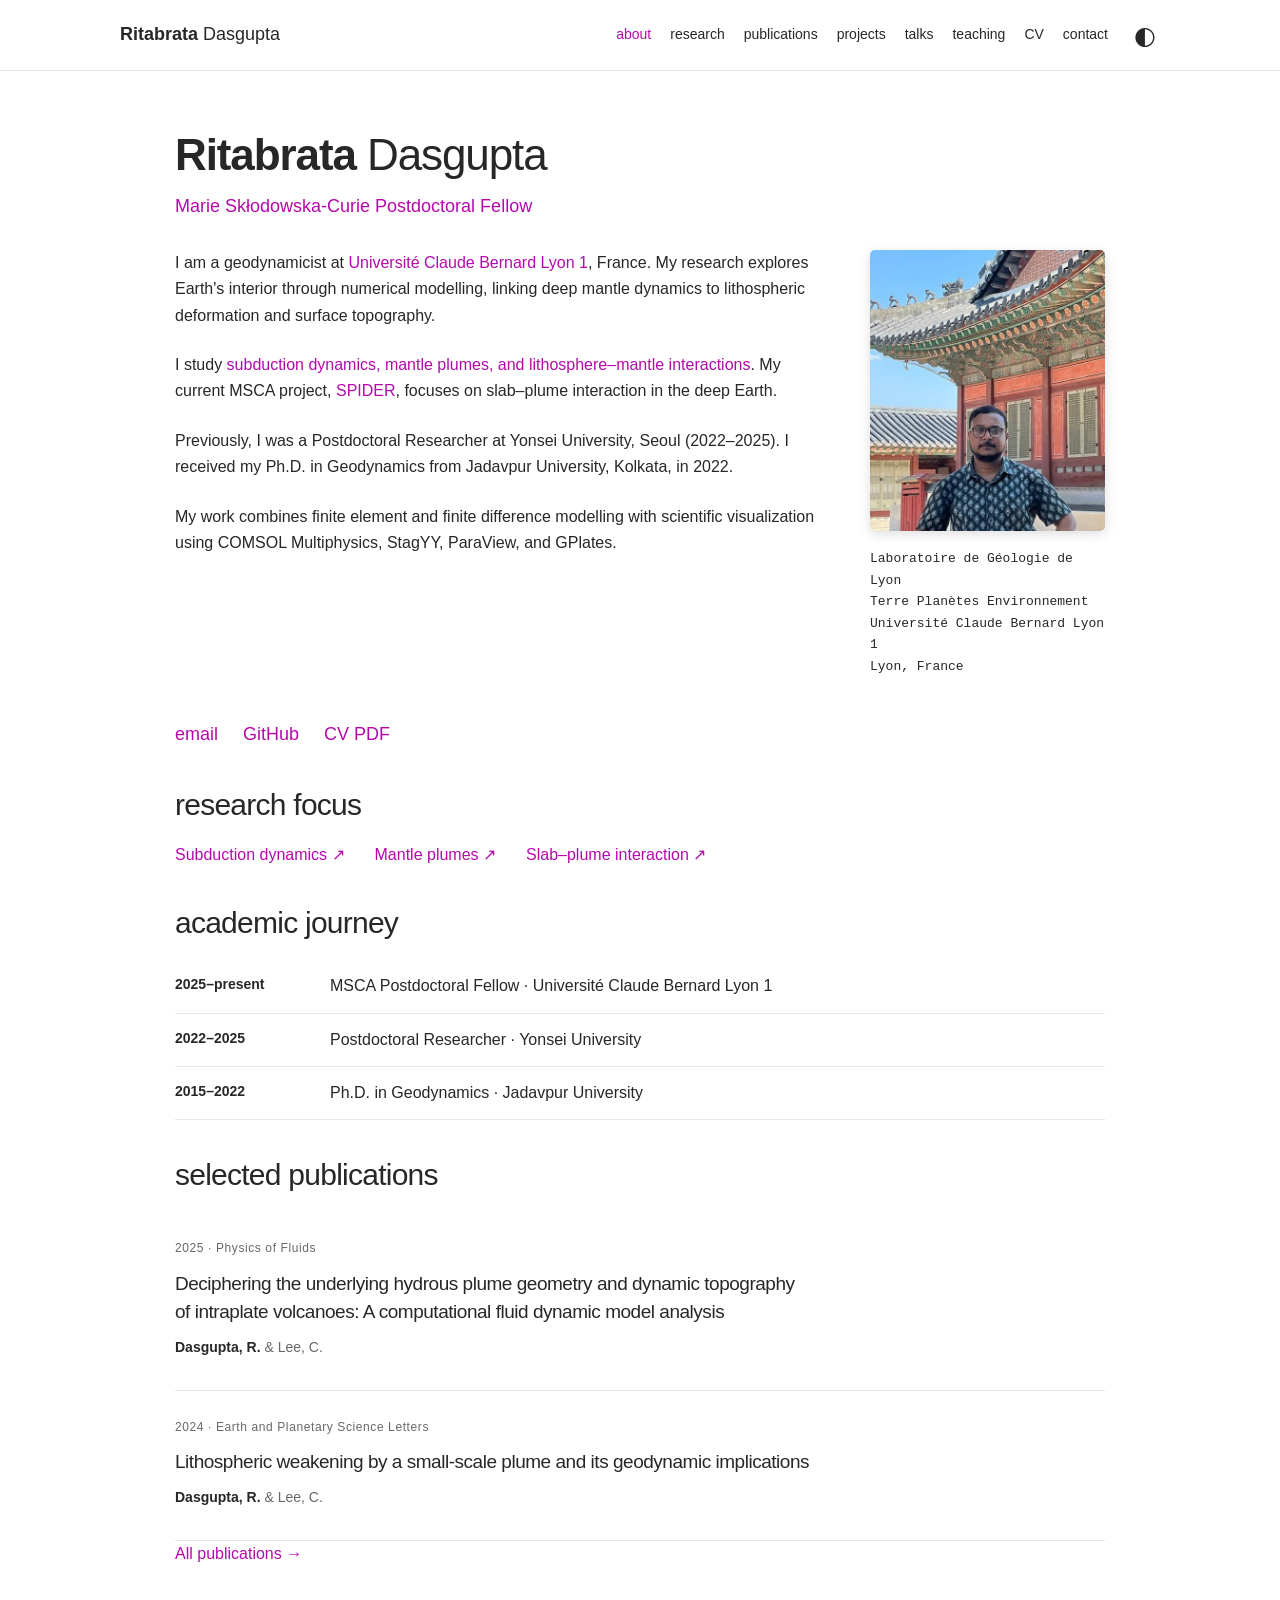
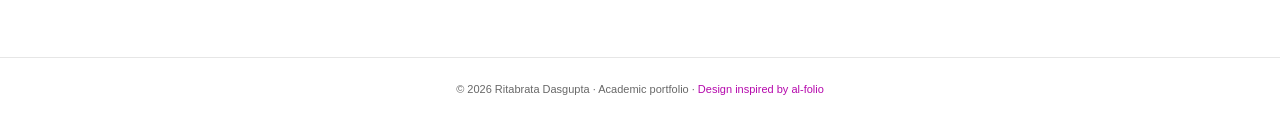
<file: index.html>
<!doctype html>
<html lang="en">
  <head>
    <meta charset="utf-8" />
    <meta name="viewport" content="width=device-width,initial-scale=1" />
    <meta
      name="description"
      content="Ritabrata Dasgupta — Geodynamics and Solid Earth Geophysics"
    />
    <title>About | Ritabrata Dasgupta</title>
    <link rel="stylesheet" href="style.css" />
    <script>
      try {
        if (localStorage.getItem("rd-theme") === "dark")
          document.documentElement.dataset.theme = "dark";
      } catch (e) {}
    </script>
  </head>
  <body>
    <a href="#main" class="skip-link">Skip to content</a>
    <header>
      <div class="nav-wrap">
        <a class="brand" href="index.html"
          ><strong>Ritabrata</strong> Dasgupta</a
        ><button
          class="menu"
          aria-expanded="false"
          aria-controls="nav"
          aria-label="Toggle navigation"
        >
          ☰
        </button>
        <nav id="nav">
          <a href="index.html" aria-current="page" class="active">about</a
          ><a href="research.html">research</a
          ><a href="publications.html">publications</a
          ><a href="projects.html">projects</a
          ><a href="presentations.html">talks</a
          ><a href="teaching.html">teaching</a><a href="cv.html">CV</a
          ><a href="contact.html">contact</a>
        </nav>
        <button
          id="theme-toggle"
          aria-label="Toggle dark mode"
          aria-pressed="false"
        >
          ◐
        </button>
      </div>
    </header>
    <main id="main">
      <h1><strong>Ritabrata</strong> Dasgupta</h1>
      <p class="subtitle">Marie Skłodowska-Curie Postdoctoral Fellow</p>
      <div class="bio-layout">
        <div class="bio">
          <p>
            I am a geodynamicist at
            <a href="contact.html">Université Claude Bernard Lyon 1</a>, France.
            My research explores Earth's interior through numerical modelling,
            linking deep mantle dynamics to lithospheric deformation and surface
            topography.
          </p>
          <p>
            I study
            <a href="research.html"
              >subduction dynamics, mantle plumes, and lithosphere–mantle
              interactions</a
            >. My current MSCA project, <a href="projects.html">SPIDER</a>,
            focuses on slab–plume interaction in the deep Earth.
          </p>
          <p>
            Previously, I was a Postdoctoral Researcher at Yonsei University,
            Seoul (2022–2025). I received my Ph.D. in Geodynamics from Jadavpur
            University, Kolkata, in 2022.
          </p>
          <p>
            My work combines finite element and finite difference modelling with
            scientific visualization using COMSOL Multiphysics, StagYY,
            ParaView, and GPlates.
          </p>
        </div>
        <aside class="profile">
          <img class="profile-photo" src="ritabrata-profile.jpg" alt="Ritabrata Dasgupta" width="494" height="592" fetchpriority="high" />
          <p>
            Laboratoire de Géologie de Lyon<br />Terre Planètes Environnement<br />Université
            Claude Bernard Lyon 1<br />Lyon, France
          </p>
        </aside>
      </div>
      <div class="socials">
        <a href="mailto:ritabrata.dasgupta5@gmail.com">email</a
        ><a href="https://github.com/ritabrata-geodynamics">GitHub</a
        ><a href="Ritabrata_Dasgupta_CV.pdf">CV PDF</a>
      </div>
      <section>
        <h2>research focus</h2>
        <div class="focus-links">
          <a href="research.html#focus-1">Subduction dynamics ↗</a
          ><a href="research.html#focus-2">Mantle plumes ↗</a
          ><a href="research.html#focus-3">Slab–plume interaction ↗</a>
        </div>
      </section>
      <section>
        <h2>academic journey</h2>
        <div class="journey">
          <p>
            <strong>2025–present</strong
            ><span
              >MSCA Postdoctoral Fellow · Université Claude Bernard Lyon 1</span
            >
          </p>
          <p>
            <strong>2022–2025</strong
            ><span>Postdoctoral Researcher · Yonsei University</span>
          </p>
          <p>
            <strong>2015–2022</strong
            ><span>Ph.D. in Geodynamics · Jadavpur University</span>
          </p>
        </div>
      </section>
      <section>
        <h2>selected publications</h2>
        <article class="publication">
          <span>2025 · Physics of Fluids</span>
          <h3>
            Deciphering the underlying hydrous plume geometry and dynamic
            topography of intraplate volcanoes: A computational fluid dynamic
            model analysis
          </h3>
          <p><strong>Dasgupta, R.</strong> &amp; Lee, C.</p>
        </article>
        <article class="publication">
          <span>2024 · Earth and Planetary Science Letters</span>
          <h3>
            Lithospheric weakening by a small-scale plume and its geodynamic
            implications
          </h3>
          <p><strong>Dasgupta, R.</strong> &amp; Lee, C.</p>
        </article>
        <p><a href="publications.html">All publications →</a></p>
      </section>
    </main>
    <footer>
      © 2026 Ritabrata Dasgupta · Academic portfolio ·
      <a href="https://github.com/alshedivat/al-folio"
        >Design inspired by al-folio</a
      >
    </footer>
    <button class="back-top" aria-label="Back to top" hidden>↑</button>
    <script src="script.js"></script>
  </body>
</html>
</file>
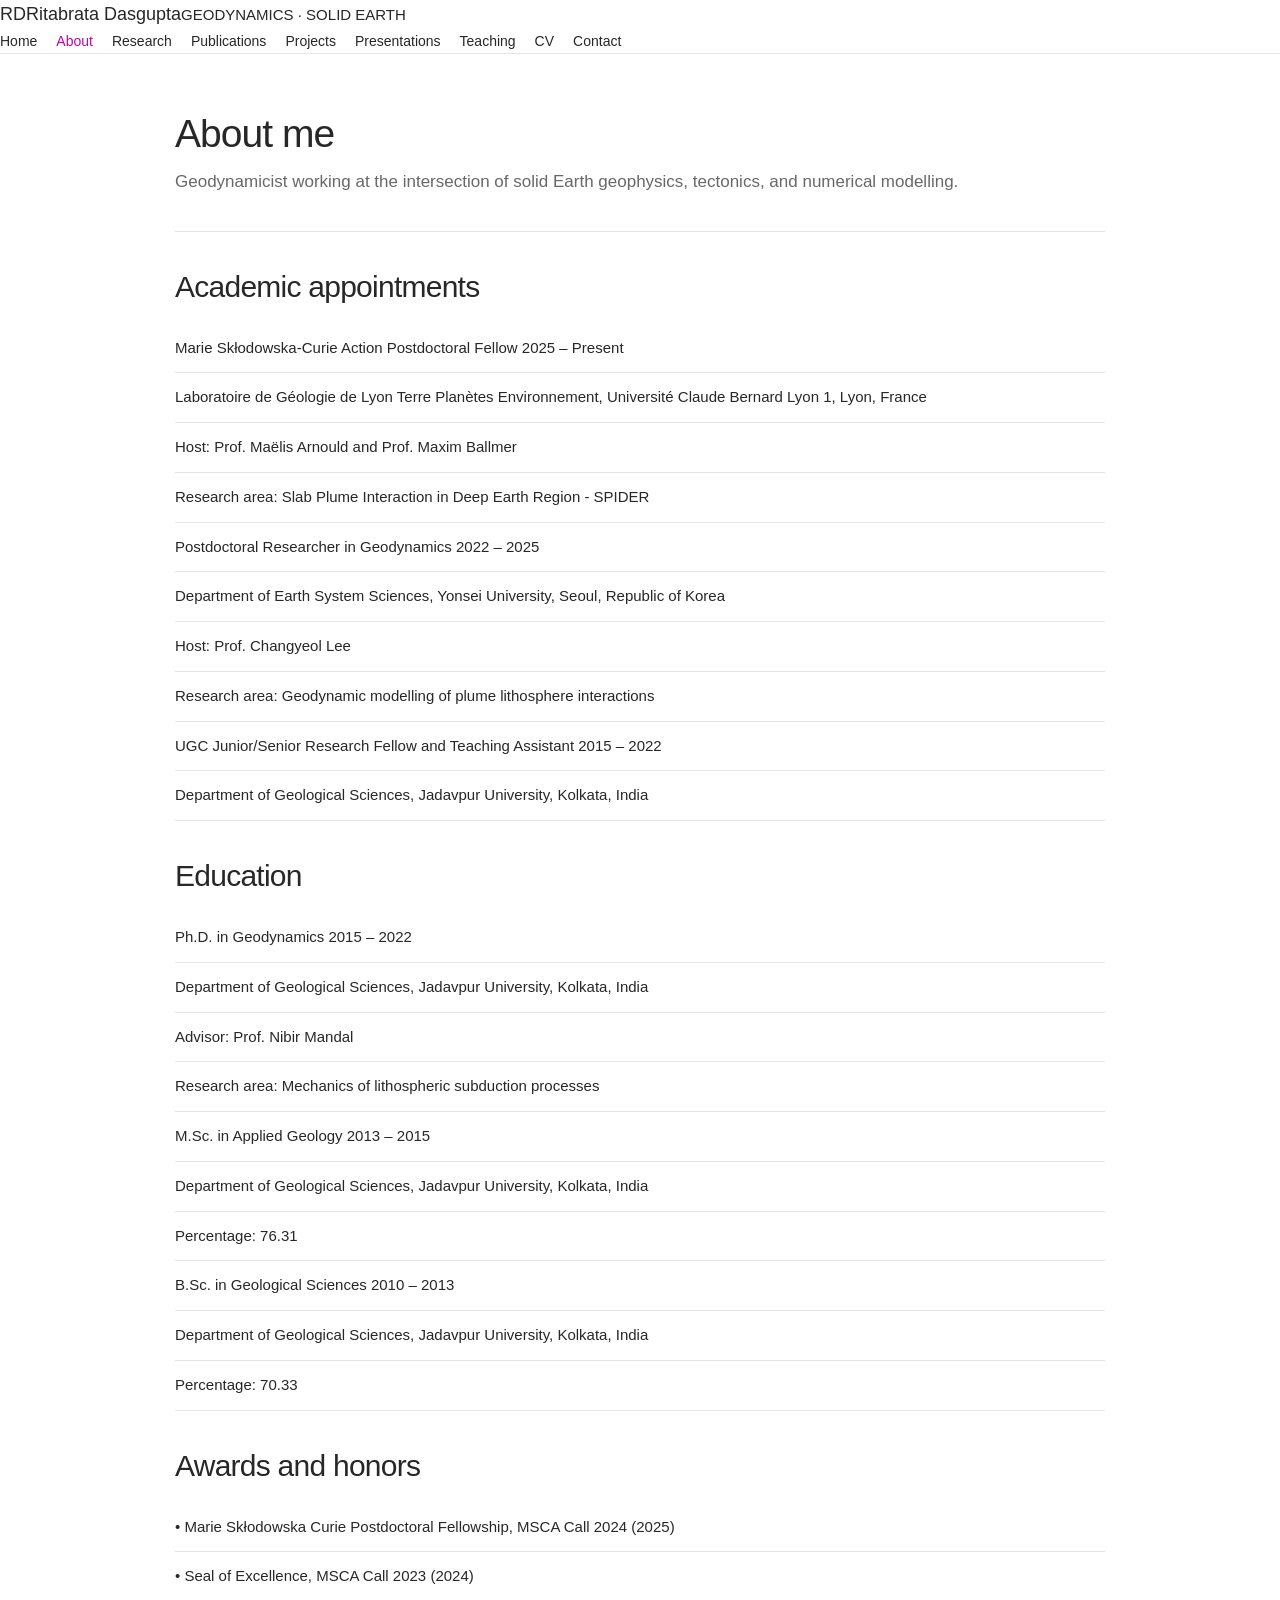
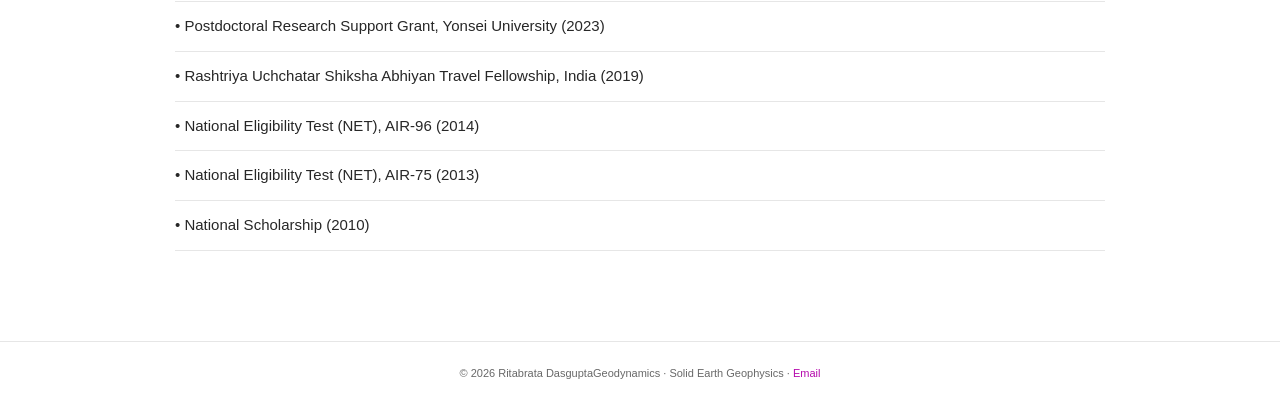
<file: about.html>
<!doctype html><html lang="en"><head><meta charset="utf-8"><meta name="viewport" content="width=device-width,initial-scale=1"><meta name="description" content="Ritabrata Dasgupta — Geodynamics and Solid Earth Geophysics research"><title>About | Ritabrata Dasgupta</title><link rel="stylesheet" href="style.css"><meta name="theme-color" content="#102e3c"></head><body><a class="skip-link" href="#main">Skip to content</a><header class="header"><div class="shell head"><a class="brand" href="index.html"><span class="brand-mark">RD</span><span>Ritabrata Dasgupta<small>GEODYNAMICS · SOLID EARTH</small></span></a><button class="menu" aria-label="Toggle navigation" aria-expanded="false" aria-controls="nav">☰</button><nav id="nav"><a class="" href="index.html">Home</a><a class="active" aria-current="page" href="about.html">About</a><a class="" href="research.html">Research</a><a class="" href="publications.html">Publications</a><a class="" href="projects.html">Projects</a><a class="" href="presentations.html">Presentations</a><a class="" href="teaching.html">Teaching</a><a class="" href="cv.html">CV</a><a class="" href="contact.html">Contact</a></nav></div></header><main id="main"><section class="page-hero shell"><span class="eyebrow">ABOUT</span><h1>About me</h1><p class="lede">Geodynamicist working at the intersection of solid Earth geophysics, tectonics, and numerical modelling.</p></section><section class="shell section"><h2>Academic appointments</h2><div class="source-list"><p>Marie Skłodowska-Curie Action Postdoctoral Fellow                                                                          2025 – Present</p><p>Laboratoire de Géologie de Lyon Terre Planètes Environnement, Université Claude Bernard Lyon 1, Lyon, France</p><p>Host: Prof. Maëlis Arnould and Prof. Maxim Ballmer</p><p>Research area: Slab Plume Interaction in Deep Earth Region - SPIDER</p><p>Postdoctoral Researcher in Geodynamics                                                                                       2022 – 2025</p><p>Department of Earth System Sciences, Yonsei University, Seoul, Republic of Korea</p><p>Host: Prof. Changyeol Lee</p><p>Research area: Geodynamic modelling of plume lithosphere interactions</p><p>UGC Junior/Senior Research Fellow and Teaching Assistant                                                                     2015 – 2022</p><p>Department of Geological Sciences, Jadavpur University, Kolkata, India</p></div><h2>Education</h2><div class="source-list"><p>Ph.D. in Geodynamics                                                                                                         2015 – 2022</p><p>Department of Geological Sciences, Jadavpur University, Kolkata, India</p><p>Advisor: Prof. Nibir Mandal</p><p>Research area: Mechanics of lithospheric subduction processes</p><p>M.Sc. in Applied Geology                                                                                                     2013 – 2015</p><p>Department of Geological Sciences, Jadavpur University, Kolkata, India</p><p>Percentage: 76.31</p><p>B.Sc. in Geological Sciences                                                                                                 2010 – 2013</p><p>Department of Geological Sciences, Jadavpur University, Kolkata, India</p><p>Percentage: 70.33</p></div><h2>Awards and honors</h2><div class="source-list"><p>• Marie Skłodowska Curie Postdoctoral Fellowship, MSCA Call 2024 (2025)</p><p>• Seal of Excellence, MSCA Call 2023 (2024)</p><p>• Postdoctoral Research Support Grant, Yonsei University (2023)</p><p>• Rashtriya Uchchatar Shiksha Abhiyan Travel Fellowship, India (2019)</p><p>• National Eligibility Test (NET), AIR-96 (2014)</p><p>• National Eligibility Test (NET), AIR-75 (2013)</p><p>• National Scholarship (2010)</p></div></section></main><footer><div class="shell foot"><span>© 2026 Ritabrata Dasgupta</span><span>Geodynamics · Solid Earth Geophysics · <a href="mailto:ritabrata.dasgupta5@gmail.com">Email</a></span></div></footer><button class="back-top" aria-label="Back to top" hidden>↑</button><script src="script.js"></script></body></html>
</file>
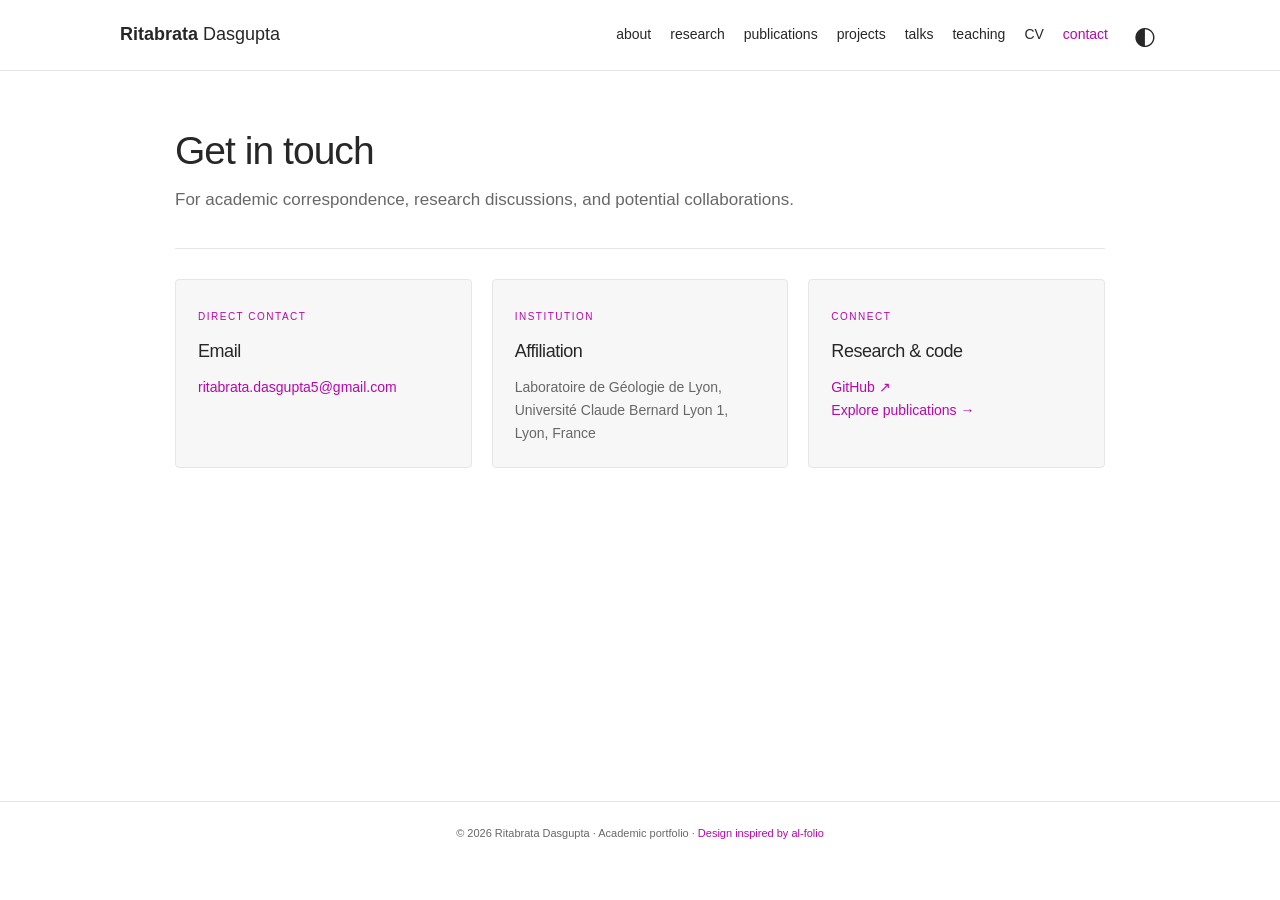
<file: contact.html>
<!doctype html>
<html lang="en">
  <head>
    <meta charset="utf-8" />
    <meta name="viewport" content="width=device-width,initial-scale=1" />
    <meta
      name="description"
      content="Ritabrata Dasgupta — Geodynamics and Solid Earth Geophysics"
    />
    <title>Contact | Ritabrata Dasgupta</title>
    <link rel="stylesheet" href="style.css" />
    <script>
      try {
        if (localStorage.getItem("rd-theme") === "dark")
          document.documentElement.dataset.theme = "dark";
      } catch (e) {}
    </script>
  </head>
  <body>
    <a href="#main" class="skip-link">Skip to content</a>
    <header>
      <div class="nav-wrap">
        <a class="brand" href="index.html"
          ><strong>Ritabrata</strong> Dasgupta</a
        ><button
          class="menu"
          aria-expanded="false"
          aria-controls="nav"
          aria-label="Toggle navigation"
        >
          ☰
        </button>
        <nav id="nav">
          <a href="index.html">about</a><a href="research.html">research</a
          ><a href="publications.html">publications</a
          ><a href="projects.html">projects</a
          ><a href="presentations.html">talks</a
          ><a href="teaching.html">teaching</a><a href="cv.html">CV</a
          ><a href="contact.html" aria-current="page" class="active">contact</a>
        </nav>
        <button
          id="theme-toggle"
          aria-label="Toggle dark mode"
          aria-pressed="false"
        >
          ◐
        </button>
      </div>
    </header>
    <main id="main">
      <section class="page-hero shell">
        <span class="eyebrow">CONTACT</span>
        <h1>Get in touch</h1>
        <p class="lede">
          For academic correspondence, research discussions, and potential
          collaborations.
        </p>
      </section>
      <section class="shell section">
        <div class="cards">
          <article class="card">
            <span class="eyebrow">DIRECT CONTACT</span>
            <h3>Email</h3>
            <p>
              <a href="mailto:ritabrata.dasgupta5@gmail.com"
                >ritabrata.dasgupta5@gmail.com</a
              >
            </p>
          </article>
          <article class="card">
            <span class="eyebrow">INSTITUTION</span>
            <h3>Affiliation</h3>
            <p>
              Laboratoire de Géologie de Lyon, Université Claude Bernard Lyon 1,
              Lyon, France
            </p>
          </article>
          <article class="card">
            <span class="eyebrow">CONNECT</span>
            <h3>Research &amp; code</h3>
            <p>
              <a
                href="https://github.com/ritabrata-geodynamics"
                target="_blank"
                rel="noopener noreferrer"
                >GitHub ↗</a
              >
            </p>
            <p><a href="publications.html">Explore publications →</a></p>
          </article>
        </div>
      </section>
    </main>
    <footer>
      © 2026 Ritabrata Dasgupta · Academic portfolio ·
      <a href="https://github.com/alshedivat/al-folio"
        >Design inspired by al-folio</a
      >
    </footer>
    <button class="back-top" aria-label="Back to top" hidden>↑</button>
    <script src="script.js"></script>
  </body>
</html>
</file>
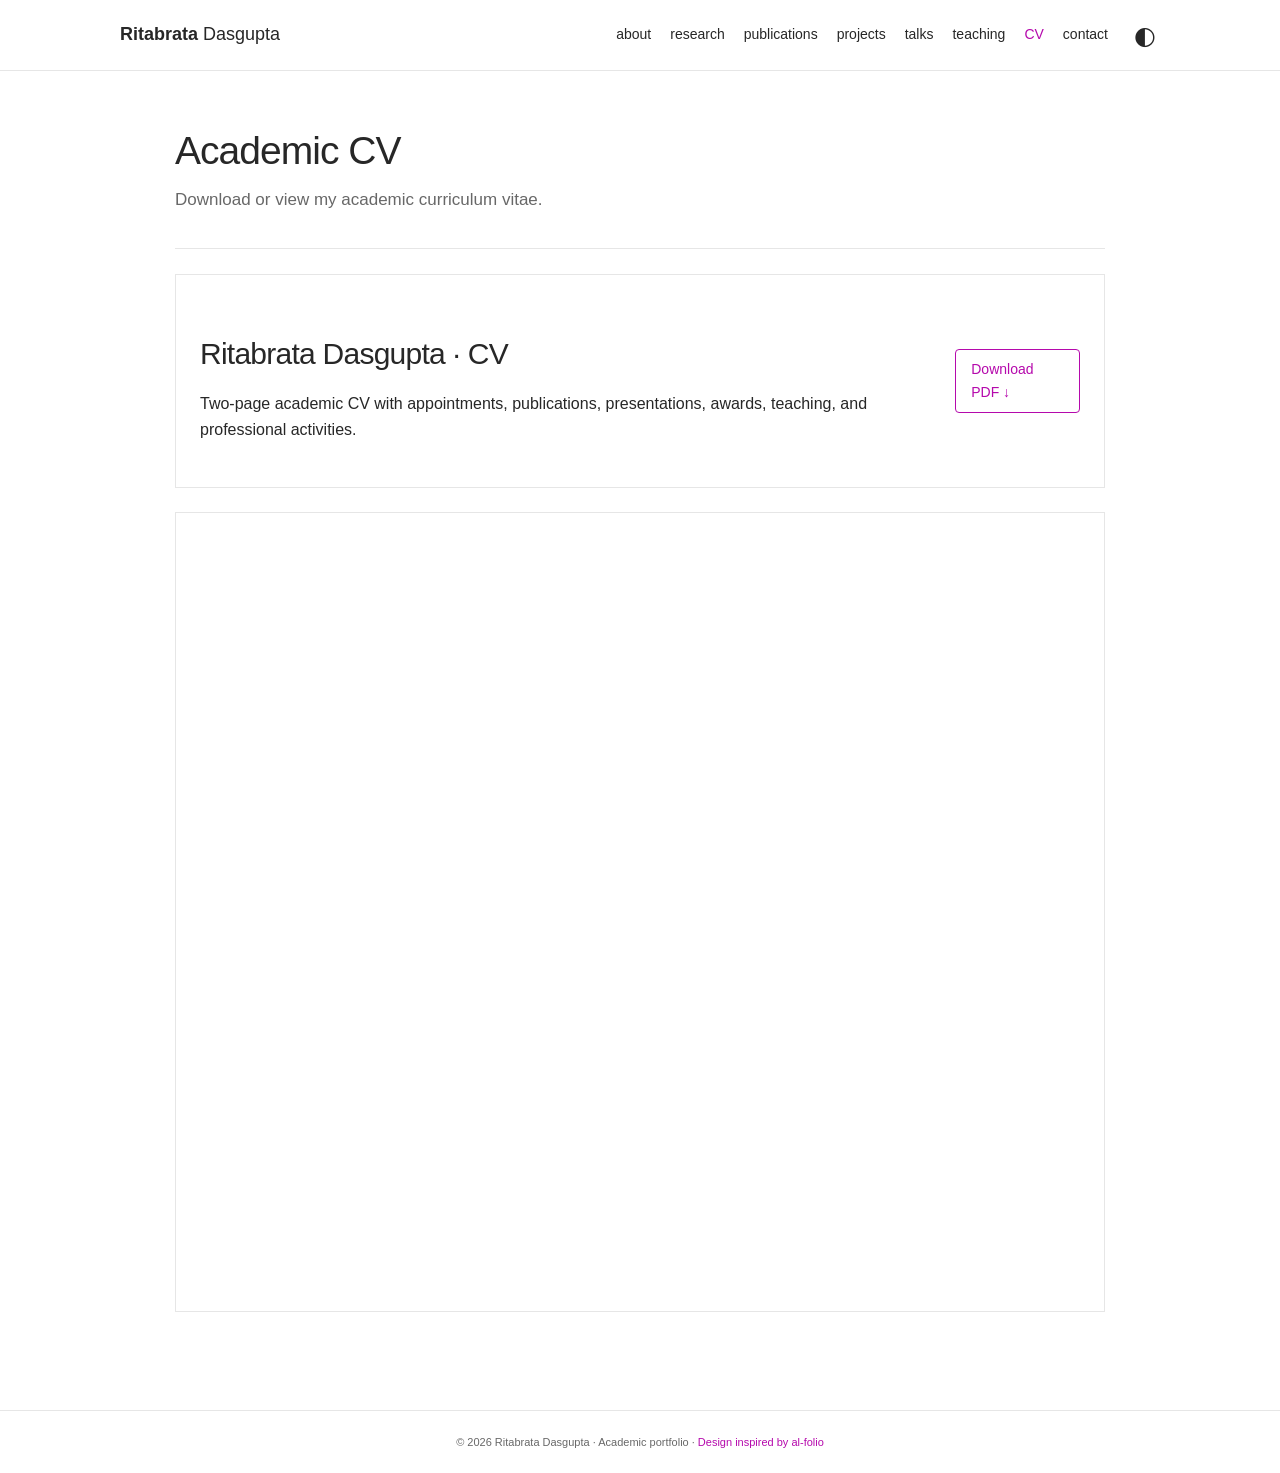
<file: cv.html>
<!doctype html>
<html lang="en">
  <head>
    <meta charset="utf-8" />
    <meta name="viewport" content="width=device-width,initial-scale=1" />
    <meta
      name="description"
      content="Ritabrata Dasgupta — Geodynamics and Solid Earth Geophysics"
    />
    <title>Cv | Ritabrata Dasgupta</title>
    <link rel="stylesheet" href="style.css" />
    <script>
      try {
        if (localStorage.getItem("rd-theme") === "dark")
          document.documentElement.dataset.theme = "dark";
      } catch (e) {}
    </script>
  </head>
  <body>
    <a href="#main" class="skip-link">Skip to content</a>
    <header>
      <div class="nav-wrap">
        <a class="brand" href="index.html"
          ><strong>Ritabrata</strong> Dasgupta</a
        ><button
          class="menu"
          aria-expanded="false"
          aria-controls="nav"
          aria-label="Toggle navigation"
        >
          ☰
        </button>
        <nav id="nav">
          <a href="index.html">about</a><a href="research.html">research</a
          ><a href="publications.html">publications</a
          ><a href="projects.html">projects</a
          ><a href="presentations.html">talks</a
          ><a href="teaching.html">teaching</a
          ><a href="cv.html" aria-current="page" class="active">CV</a
          ><a href="contact.html">contact</a>
        </nav>
        <button
          id="theme-toggle"
          aria-label="Toggle dark mode"
          aria-pressed="false"
        >
          ◐
        </button>
      </div>
    </header>
    <main id="main">
      <section class="page-hero shell">
        <span class="eyebrow">CURRICULUM VITAE</span>
        <h1>Academic CV</h1>
        <p class="lede">Download or view my academic curriculum vitae.</p>
      </section>
      <section class="shell section">
        <div class="cvbox">
          <div>
            <h2>Ritabrata Dasgupta · CV</h2>
            <p>
              Two-page academic CV with appointments, publications,
              presentations, awards, teaching, and professional activities.
            </p>
          </div>
          <a class="btn" href="Ritabrata_Dasgupta_CV.pdf" download
            >Download PDF ↓</a
          >
        </div>
        <iframe
          class="pdf"
          src="Ritabrata_Dasgupta_CV.pdf"
          title="Academic CV PDF"
        ></iframe>
      </section>
    </main>
    <footer>
      © 2026 Ritabrata Dasgupta · Academic portfolio ·
      <a href="https://github.com/alshedivat/al-folio"
        >Design inspired by al-folio</a
      >
    </footer>
    <button class="back-top" aria-label="Back to top" hidden>↑</button>
    <script src="script.js"></script>
  </body>
</html>
</file>
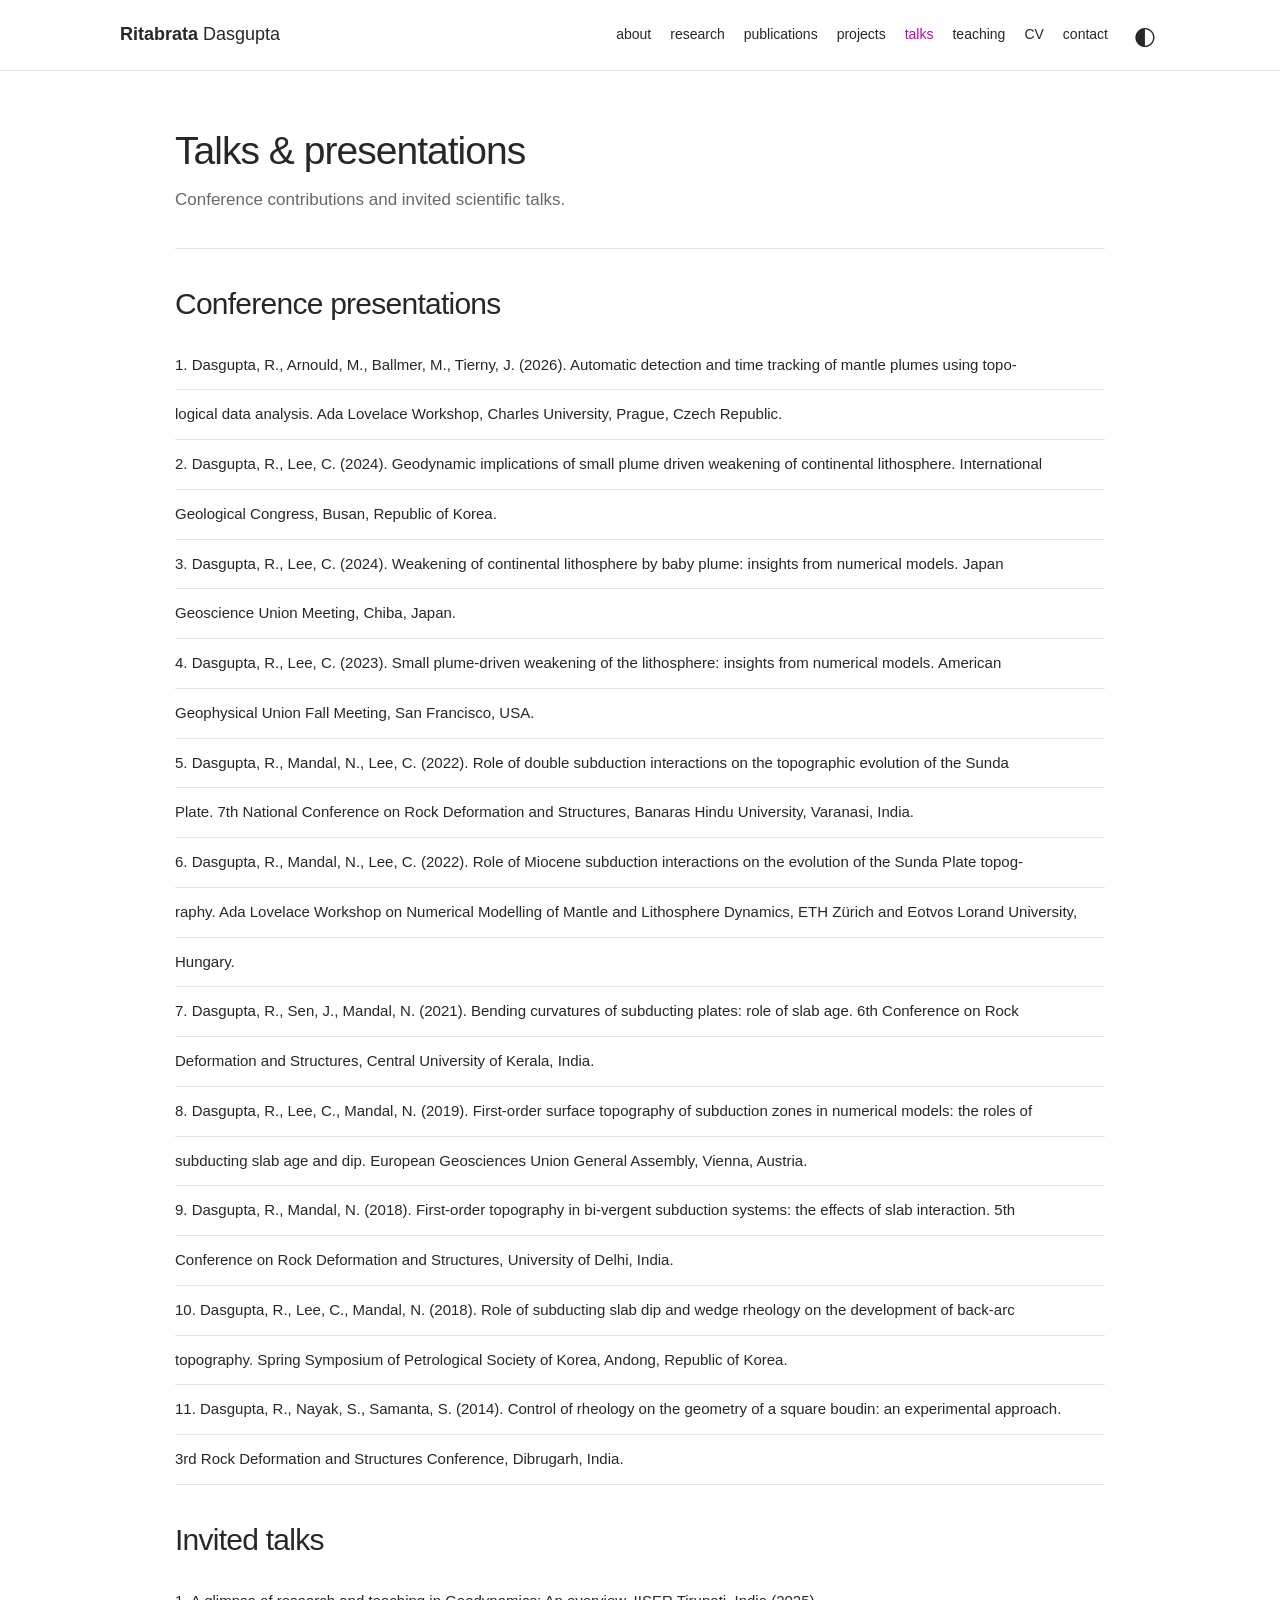
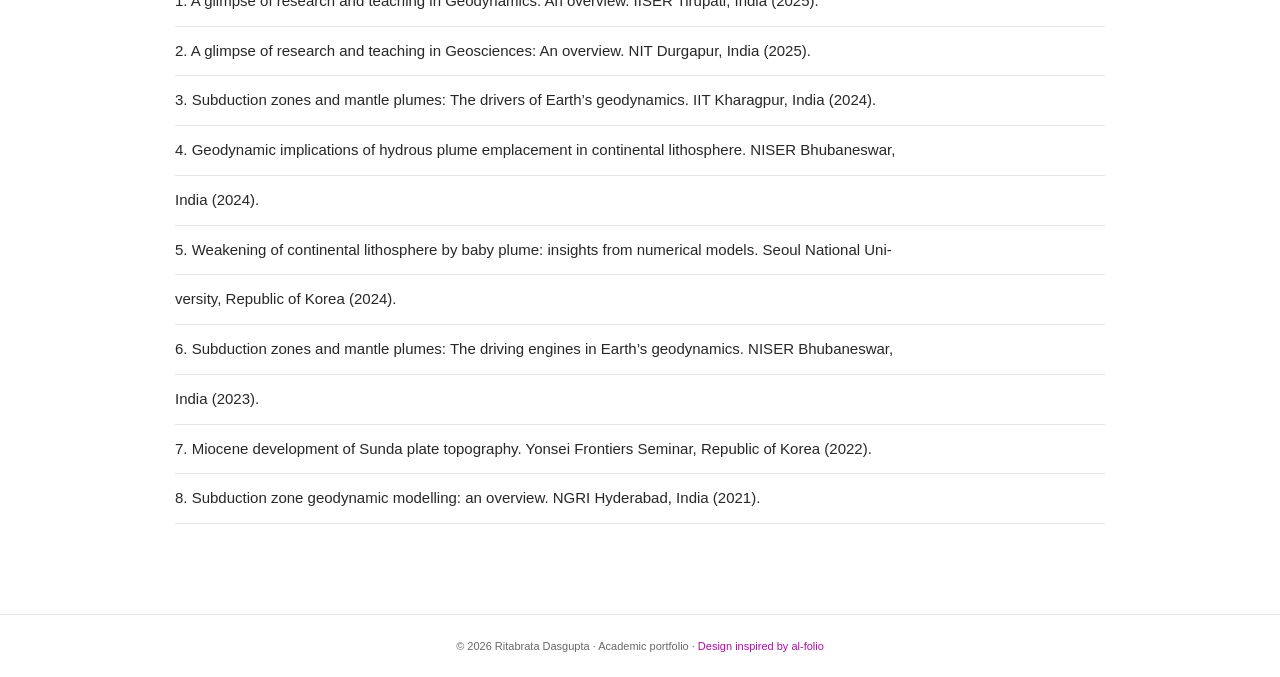
<file: presentations.html>
<!doctype html>
<html lang="en">
  <head>
    <meta charset="utf-8" />
    <meta name="viewport" content="width=device-width,initial-scale=1" />
    <meta
      name="description"
      content="Ritabrata Dasgupta — Geodynamics and Solid Earth Geophysics"
    />
    <title>Talks | Ritabrata Dasgupta</title>
    <link rel="stylesheet" href="style.css" />
    <script>
      try {
        if (localStorage.getItem("rd-theme") === "dark")
          document.documentElement.dataset.theme = "dark";
      } catch (e) {}
    </script>
  </head>
  <body>
    <a href="#main" class="skip-link">Skip to content</a>
    <header>
      <div class="nav-wrap">
        <a class="brand" href="index.html"
          ><strong>Ritabrata</strong> Dasgupta</a
        ><button
          class="menu"
          aria-expanded="false"
          aria-controls="nav"
          aria-label="Toggle navigation"
        >
          ☰
        </button>
        <nav id="nav">
          <a href="index.html">about</a><a href="research.html">research</a
          ><a href="publications.html">publications</a
          ><a href="projects.html">projects</a
          ><a href="presentations.html" aria-current="page" class="active"
            >talks</a
          ><a href="teaching.html">teaching</a><a href="cv.html">CV</a
          ><a href="contact.html">contact</a>
        </nav>
        <button
          id="theme-toggle"
          aria-label="Toggle dark mode"
          aria-pressed="false"
        >
          ◐
        </button>
      </div>
    </header>
    <main id="main">
      <section class="page-hero shell">
        <span class="eyebrow">ACADEMIC EXCHANGE</span>
        <h1>Talks & presentations</h1>
        <p class="lede">
          Conference contributions and invited scientific talks.
        </p>
      </section>
      <section class="shell section">
        <h2>Conference presentations</h2>
        <div class="source-list">
          <p>
            1. Dasgupta, R., Arnould, M., Ballmer, M., Tierny, J. (2026).
            Automatic detection and time tracking of mantle plumes using topo-
          </p>
          <p>
            logical data analysis. Ada Lovelace Workshop, Charles University,
            Prague, Czech Republic.
          </p>
          <p>
            2. Dasgupta, R., Lee, C. (2024). Geodynamic implications of small
            plume driven weakening of continental lithosphere. International
          </p>
          <p>Geological Congress, Busan, Republic of Korea.</p>
          <p>
            3. Dasgupta, R., Lee, C. (2024). Weakening of continental
            lithosphere by baby plume: insights from numerical models. Japan
          </p>
          <p>Geoscience Union Meeting, Chiba, Japan.</p>
          <p>
            4. Dasgupta, R., Lee, C. (2023). Small plume-driven weakening of the
            lithosphere: insights from numerical models. American
          </p>
          <p>Geophysical Union Fall Meeting, San Francisco, USA.</p>
          <p>
            5. Dasgupta, R., Mandal, N., Lee, C. (2022). Role of double
            subduction interactions on the topographic evolution of the Sunda
          </p>
          <p>
            Plate. 7th National Conference on Rock Deformation and Structures,
            Banaras Hindu University, Varanasi, India.
          </p>
          <p>
            6. Dasgupta, R., Mandal, N., Lee, C. (2022). Role of Miocene
            subduction interactions on the evolution of the Sunda Plate topog-
          </p>
          <p>
            raphy. Ada Lovelace Workshop on Numerical Modelling of Mantle and
            Lithosphere Dynamics, ETH Zürich and Eotvos Lorand University,
          </p>
          <p>Hungary.</p>
          <p>
            7. Dasgupta, R., Sen, J., Mandal, N. (2021). Bending curvatures of
            subducting plates: role of slab age. 6th Conference on Rock
          </p>
          <p>
            Deformation and Structures, Central University of Kerala, India.
          </p>
          <p>
            8. Dasgupta, R., Lee, C., Mandal, N. (2019). First-order surface
            topography of subduction zones in numerical models: the roles of
          </p>
          <p>
            subducting slab age and dip. European Geosciences Union General
            Assembly, Vienna, Austria.
          </p>
          <p>
            9. Dasgupta, R., Mandal, N. (2018). First-order topography in
            bi-vergent subduction systems: the effects of slab interaction. 5th
          </p>
          <p>
            Conference on Rock Deformation and Structures, University of Delhi,
            India.
          </p>
          <p>
            10. Dasgupta, R., Lee, C., Mandal, N. (2018). Role of subducting
            slab dip and wedge rheology on the development of back-arc
          </p>
          <p>
            topography. Spring Symposium of Petrological Society of Korea,
            Andong, Republic of Korea.
          </p>
          <p>
            11. Dasgupta, R., Nayak, S., Samanta, S. (2014). Control of rheology
            on the geometry of a square boudin: an experimental approach.
          </p>
          <p>
            3rd Rock Deformation and Structures Conference, Dibrugarh, India.
          </p>
        </div>
        <h2>Invited talks</h2>
        <div class="source-list">
          <p>
            1. A glimpse of research and teaching in Geodynamics: An overview.
            IISER Tirupati, India (2025).
          </p>
          <p>
            2. A glimpse of research and teaching in Geosciences: An overview.
            NIT Durgapur, India (2025).
          </p>
          <p>
            3. Subduction zones and mantle plumes: The drivers of Earth’s
            geodynamics. IIT Kharagpur, India (2024).
          </p>
          <p>
            4. Geodynamic implications of hydrous plume emplacement in
            continental lithosphere. NISER Bhubaneswar,
          </p>
          <p>India (2024).</p>
          <p>
            5. Weakening of continental lithosphere by baby plume: insights from
            numerical models. Seoul National Uni-
          </p>
          <p>versity, Republic of Korea (2024).</p>
          <p>
            6. Subduction zones and mantle plumes: The driving engines in
            Earth’s geodynamics. NISER Bhubaneswar,
          </p>
          <p>India (2023).</p>
          <p>
            7. Miocene development of Sunda plate topography. Yonsei Frontiers
            Seminar, Republic of Korea (2022).
          </p>
          <p>
            8. Subduction zone geodynamic modelling: an overview. NGRI
            Hyderabad, India (2021).
          </p>
        </div>
      </section>
    </main>
    <footer>
      © 2026 Ritabrata Dasgupta · Academic portfolio ·
      <a href="https://github.com/alshedivat/al-folio"
        >Design inspired by al-folio</a
      >
    </footer>
    <button class="back-top" aria-label="Back to top" hidden>↑</button>
    <script src="script.js"></script>
  </body>
</html>
</file>
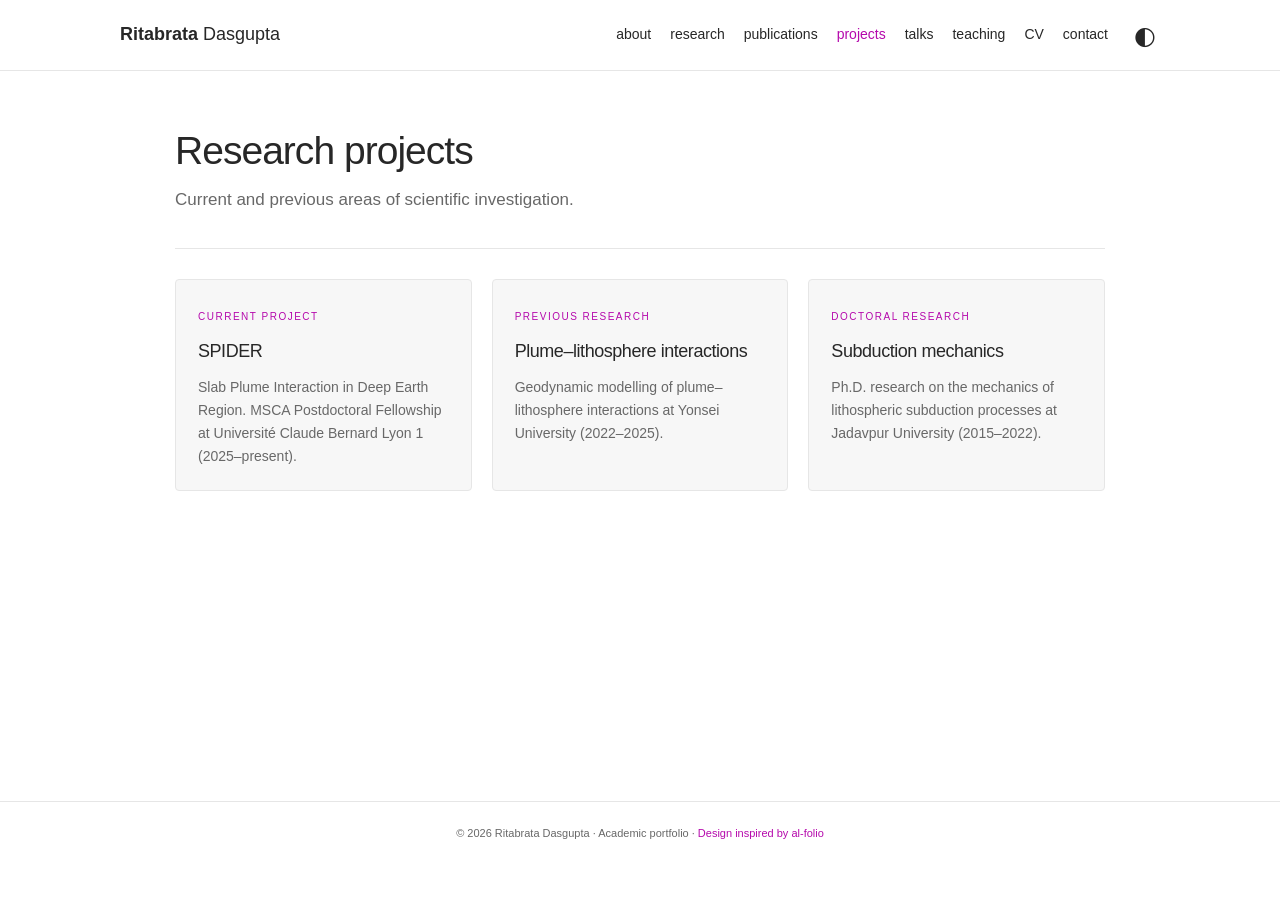
<file: projects.html>
<!doctype html>
<html lang="en">
  <head>
    <meta charset="utf-8" />
    <meta name="viewport" content="width=device-width,initial-scale=1" />
    <meta
      name="description"
      content="Ritabrata Dasgupta — Geodynamics and Solid Earth Geophysics"
    />
    <title>Projects | Ritabrata Dasgupta</title>
    <link rel="stylesheet" href="style.css" />
    <script>
      try {
        if (localStorage.getItem("rd-theme") === "dark")
          document.documentElement.dataset.theme = "dark";
      } catch (e) {}
    </script>
  </head>
  <body>
    <a href="#main" class="skip-link">Skip to content</a>
    <header>
      <div class="nav-wrap">
        <a class="brand" href="index.html"
          ><strong>Ritabrata</strong> Dasgupta</a
        ><button
          class="menu"
          aria-expanded="false"
          aria-controls="nav"
          aria-label="Toggle navigation"
        >
          ☰
        </button>
        <nav id="nav">
          <a href="index.html">about</a><a href="research.html">research</a
          ><a href="publications.html">publications</a
          ><a href="projects.html" aria-current="page" class="active"
            >projects</a
          ><a href="presentations.html">talks</a
          ><a href="teaching.html">teaching</a><a href="cv.html">CV</a
          ><a href="contact.html">contact</a>
        </nav>
        <button
          id="theme-toggle"
          aria-label="Toggle dark mode"
          aria-pressed="false"
        >
          ◐
        </button>
      </div>
    </header>
    <main id="main">
      <section class="page-hero shell">
        <span class="eyebrow">PROJECTS</span>
        <h1>Research projects</h1>
        <p class="lede">
          Current and previous areas of scientific investigation.
        </p>
      </section>
      <section class="shell section">
        <div class="cards">
          <article class="card">
            <span class="eyebrow">CURRENT PROJECT</span>
            <h3>SPIDER</h3>
            <p>
              Slab Plume Interaction in Deep Earth Region. MSCA Postdoctoral
              Fellowship at Université Claude Bernard Lyon 1 (2025–present).
            </p>
          </article>
          <article class="card">
            <span class="eyebrow">PREVIOUS RESEARCH</span>
            <h3>Plume–lithosphere interactions</h3>
            <p>
              Geodynamic modelling of plume–lithosphere interactions at Yonsei
              University (2022–2025).
            </p>
          </article>
          <article class="card">
            <span class="eyebrow">DOCTORAL RESEARCH</span>
            <h3>Subduction mechanics</h3>
            <p>
              Ph.D. research on the mechanics of lithospheric subduction
              processes at Jadavpur University (2015–2022).
            </p>
          </article>
        </div>
      </section>
    </main>
    <footer>
      © 2026 Ritabrata Dasgupta · Academic portfolio ·
      <a href="https://github.com/alshedivat/al-folio"
        >Design inspired by al-folio</a
      >
    </footer>
    <button class="back-top" aria-label="Back to top" hidden>↑</button>
    <script src="script.js"></script>
  </body>
</html>
</file>
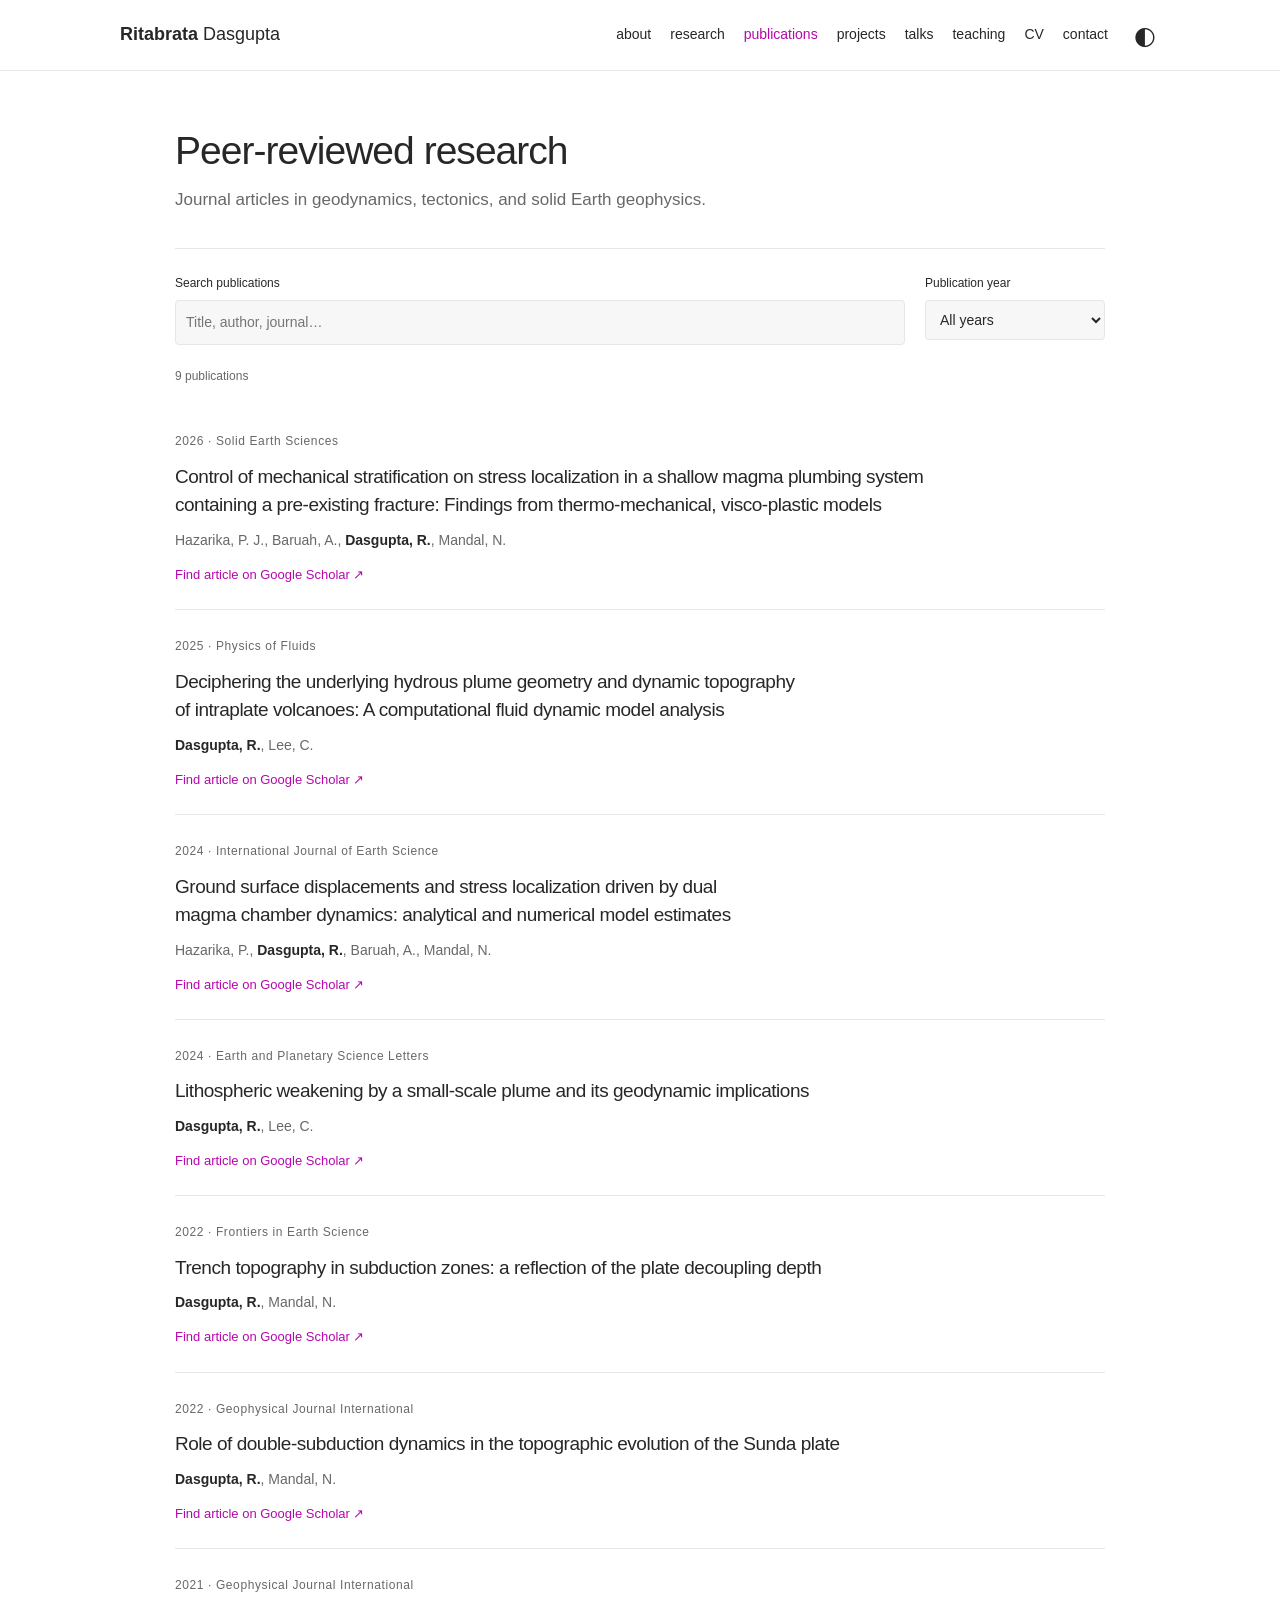
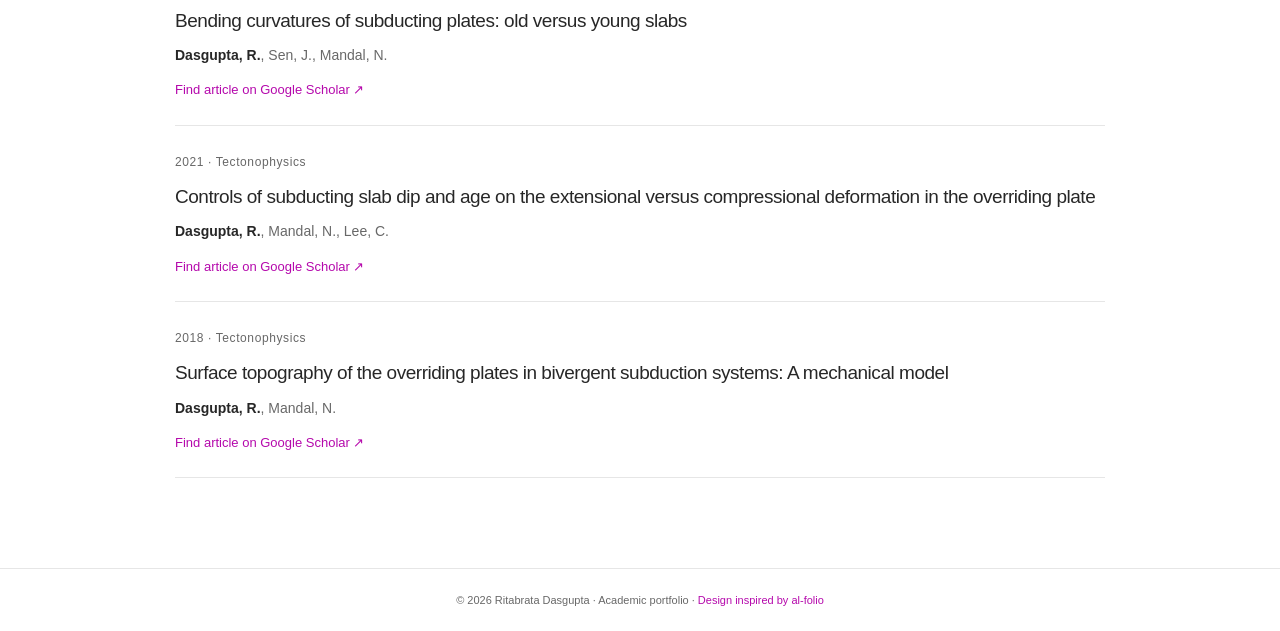
<file: publications.html>
<!doctype html>
<html lang="en">
  <head>
    <meta charset="utf-8" />
    <meta name="viewport" content="width=device-width,initial-scale=1" />
    <meta
      name="description"
      content="Ritabrata Dasgupta — Geodynamics and Solid Earth Geophysics"
    />
    <title>Publications | Ritabrata Dasgupta</title>
    <link rel="stylesheet" href="style.css" />
    <script>
      try {
        if (localStorage.getItem("rd-theme") === "dark")
          document.documentElement.dataset.theme = "dark";
      } catch (e) {}
    </script>
  </head>
  <body>
    <a href="#main" class="skip-link">Skip to content</a>
    <header>
      <div class="nav-wrap">
        <a class="brand" href="index.html"
          ><strong>Ritabrata</strong> Dasgupta</a
        ><button
          class="menu"
          aria-expanded="false"
          aria-controls="nav"
          aria-label="Toggle navigation"
        >
          ☰
        </button>
        <nav id="nav">
          <a href="index.html">about</a><a href="research.html">research</a
          ><a href="publications.html" aria-current="page" class="active"
            >publications</a
          ><a href="projects.html">projects</a
          ><a href="presentations.html">talks</a
          ><a href="teaching.html">teaching</a><a href="cv.html">CV</a
          ><a href="contact.html">contact</a>
        </nav>
        <button
          id="theme-toggle"
          aria-label="Toggle dark mode"
          aria-pressed="false"
        >
          ◐
        </button>
      </div>
    </header>
    <main id="main">
      <section class="page-hero shell">
        <span class="eyebrow">PUBLICATIONS</span>
        <h1>Peer-reviewed research</h1>
        <p class="lede">
          Journal articles in geodynamics, tectonics, and solid Earth
          geophysics.
        </p>
      </section>
      <section class="shell section">
        <div class="publication-tools">
          <div>
            <label for="pub-search">Search publications</label
            ><input
              id="pub-search"
              type="search"
              placeholder="Title, author, journal…"
            />
          </div>
          <div>
            <label for="pub-year">Publication year</label
            ><select id="pub-year">
              <option value="">All years</option>
              <option>2026</option>
              <option>2025</option>
              <option>2024</option>
              <option>2022</option>
              <option>2021</option>
              <option>2018</option>
            </select>
          </div>
        </div>
        <p id="pub-status" role="status" aria-live="polite">9 publications</p>
        <div class="publications">
          <article class="publication" data-year="2026">
            <span>2026 · Solid Earth Sciences</span>
            <h3>
              Control of mechanical stratification on stress localization in a
              shallow magma plumbing system containing a pre-existing fracture:
              Findings from thermo-mechanical, visco-plastic models
            </h3>
            <p>
              Hazarika, P. J., Baruah, A., <strong>Dasgupta, R.</strong>,
              Mandal, N.
            </p>
            <a
              class="text-link"
              href="https://scholar.google.com/scholar?q=Control%20of%20mechanical%20stratification%20on%20stress%20localization%20in%20a%20shallow%20magma%20plumbing%20system%20containing%20a%20pre-existing%20fracture%3A%20Findings%20from%20thermo-mechanical%2C%20visco-plastic%20models"
              target="_blank"
              rel="noopener noreferrer"
              >Find article on Google Scholar ↗</a
            >
          </article>
          <article class="publication" data-year="2025">
            <span>2025 · Physics of Fluids</span>
            <h3>
              Deciphering the underlying hydrous plume geometry and dynamic
              topography of intraplate volcanoes: A computational fluid dynamic
              model analysis
            </h3>
            <p><strong>Dasgupta, R.</strong>, Lee, C.</p>
            <a
              class="text-link"
              href="https://scholar.google.com/scholar?q=Deciphering%20the%20underlying%20hydrous%20plume%20geometry%20and%20dynamic%20topography%20of%20intraplate%20volcanoes%3A%20A%20computational%20fluid%20dynamic%20model%20analysis"
              target="_blank"
              rel="noopener noreferrer"
              >Find article on Google Scholar ↗</a
            >
          </article>
          <article class="publication" data-year="2024">
            <span>2024 · International Journal of Earth Science</span>
            <h3>
              Ground surface displacements and stress localization driven by
              dual magma chamber dynamics: analytical and numerical model
              estimates
            </h3>
            <p>
              Hazarika, P., <strong>Dasgupta, R.</strong>, Baruah, A., Mandal,
              N.
            </p>
            <a
              class="text-link"
              href="https://scholar.google.com/scholar?q=Ground%20surface%20displacements%20and%20stress%20localization%20driven%20by%20dual%20magma%20chamber%20dynamics%3A%20analytical%20and%20numerical%20model%20estimates"
              target="_blank"
              rel="noopener noreferrer"
              >Find article on Google Scholar ↗</a
            >
          </article>
          <article class="publication" data-year="2024">
            <span>2024 · Earth and Planetary Science Letters</span>
            <h3>
              Lithospheric weakening by a small-scale plume and its geodynamic
              implications
            </h3>
            <p><strong>Dasgupta, R.</strong>, Lee, C.</p>
            <a
              class="text-link"
              href="https://scholar.google.com/scholar?q=Lithospheric%20weakening%20by%20a%20small-scale%20plume%20and%20its%20geodynamic%20implications"
              target="_blank"
              rel="noopener noreferrer"
              >Find article on Google Scholar ↗</a
            >
          </article>
          <article class="publication" data-year="2022">
            <span>2022 · Frontiers in Earth Science</span>
            <h3>
              Trench topography in subduction zones: a reflection of the plate
              decoupling depth
            </h3>
            <p><strong>Dasgupta, R.</strong>, Mandal, N.</p>
            <a
              class="text-link"
              href="https://scholar.google.com/scholar?q=Trench%20topography%20in%20subduction%20zones%3A%20a%20reflection%20of%20the%20plate%20decoupling%20depth"
              target="_blank"
              rel="noopener noreferrer"
              >Find article on Google Scholar ↗</a
            >
          </article>
          <article class="publication" data-year="2022">
            <span>2022 · Geophysical Journal International</span>
            <h3>
              Role of double-subduction dynamics in the topographic evolution of
              the Sunda plate
            </h3>
            <p><strong>Dasgupta, R.</strong>, Mandal, N.</p>
            <a
              class="text-link"
              href="https://scholar.google.com/scholar?q=Role%20of%20double-subduction%20dynamics%20in%20the%20topographic%20evolution%20of%20the%20Sunda%20plate"
              target="_blank"
              rel="noopener noreferrer"
              >Find article on Google Scholar ↗</a
            >
          </article>
          <article class="publication" data-year="2021">
            <span>2021 · Geophysical Journal International</span>
            <h3>
              Bending curvatures of subducting plates: old versus young slabs
            </h3>
            <p><strong>Dasgupta, R.</strong>, Sen, J., Mandal, N.</p>
            <a
              class="text-link"
              href="https://scholar.google.com/scholar?q=Bending%20curvatures%20of%20subducting%20plates%3A%20old%20versus%20young%20slabs"
              target="_blank"
              rel="noopener noreferrer"
              >Find article on Google Scholar ↗</a
            >
          </article>
          <article class="publication" data-year="2021">
            <span>2021 · Tectonophysics</span>
            <h3>
              Controls of subducting slab dip and age on the extensional versus
              compressional deformation in the overriding plate
            </h3>
            <p><strong>Dasgupta, R.</strong>, Mandal, N., Lee, C.</p>
            <a
              class="text-link"
              href="https://scholar.google.com/scholar?q=Controls%20of%20subducting%20slab%20dip%20and%20age%20on%20the%20extensional%20versus%20compressional%20deformation%20in%20the%20overriding%20plate"
              target="_blank"
              rel="noopener noreferrer"
              >Find article on Google Scholar ↗</a
            >
          </article>
          <article class="publication" data-year="2018">
            <span>2018 · Tectonophysics</span>
            <h3>
              Surface topography of the overriding plates in bivergent
              subduction systems: A mechanical model
            </h3>
            <p><strong>Dasgupta, R.</strong>, Mandal, N.</p>
            <a
              class="text-link"
              href="https://scholar.google.com/scholar?q=Surface%20topography%20of%20the%20overriding%20plates%20in%20bivergent%20subduction%20systems%3A%20A%20mechanical%20model"
              target="_blank"
              rel="noopener noreferrer"
              >Find article on Google Scholar ↗</a
            >
          </article>
        </div>
        <p id="pub-empty" hidden>
          No matching publications. Try another search or year.
        </p>
      </section>
    </main>
    <footer>
      © 2026 Ritabrata Dasgupta · Academic portfolio ·
      <a href="https://github.com/alshedivat/al-folio"
        >Design inspired by al-folio</a
      >
    </footer>
    <button class="back-top" aria-label="Back to top" hidden>↑</button>
    <script src="script.js"></script>
  </body>
</html>
</file>
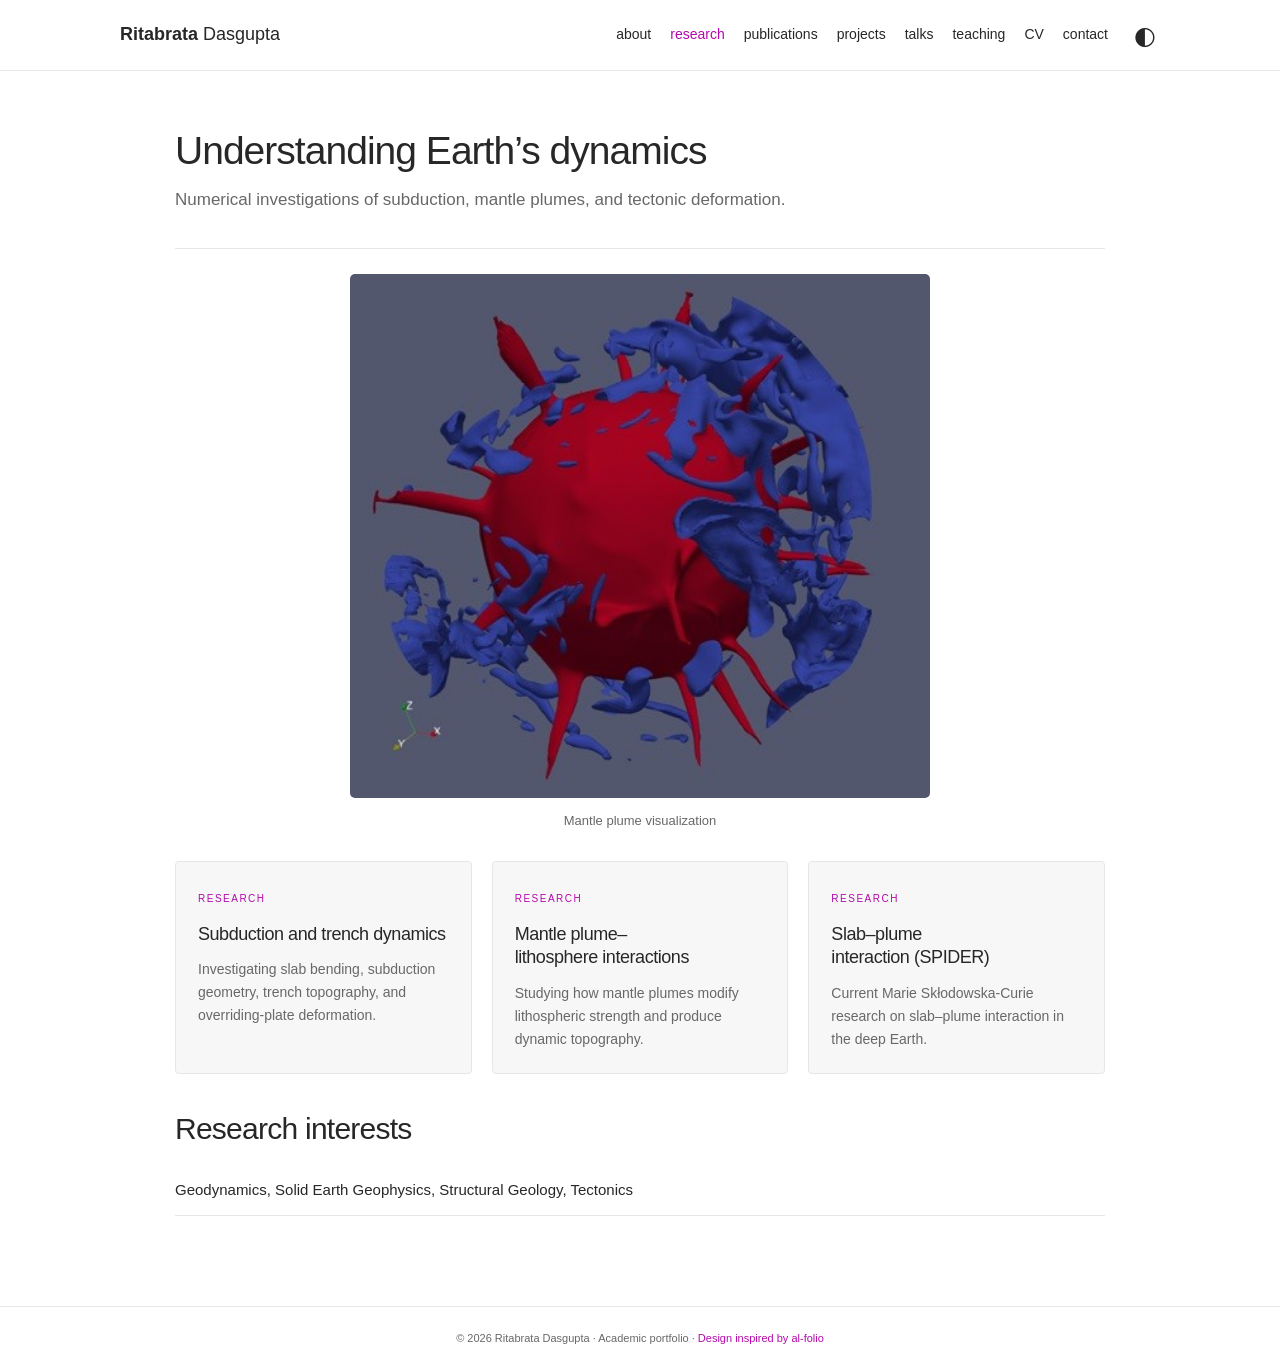
<file: research.html>
<!doctype html>
<html lang="en">
  <head>
    <meta charset="utf-8" />
    <meta name="viewport" content="width=device-width,initial-scale=1" />
    <meta
      name="description"
      content="Ritabrata Dasgupta — Geodynamics and Solid Earth Geophysics"
    />
    <title>Research | Ritabrata Dasgupta</title>
    <link rel="stylesheet" href="style.css" />
    <script>
      try {
        if (localStorage.getItem("rd-theme") === "dark")
          document.documentElement.dataset.theme = "dark";
      } catch (e) {}
    </script>
  </head>
  <body>
    <a href="#main" class="skip-link">Skip to content</a>
    <header>
      <div class="nav-wrap">
        <a class="brand" href="index.html"
          ><strong>Ritabrata</strong> Dasgupta</a
        ><button
          class="menu"
          aria-expanded="false"
          aria-controls="nav"
          aria-label="Toggle navigation"
        >
          ☰
        </button>
        <nav id="nav">
          <a href="index.html">about</a
          ><a href="research.html" aria-current="page" class="active"
            >research</a
          ><a href="publications.html">publications</a
          ><a href="projects.html">projects</a
          ><a href="presentations.html">talks</a
          ><a href="teaching.html">teaching</a><a href="cv.html">CV</a
          ><a href="contact.html">contact</a>
        </nav>
        <button
          id="theme-toggle"
          aria-label="Toggle dark mode"
          aria-pressed="false"
        >
          ◐
        </button>
      </div>
    </header>
    <main id="main">
      <section class="page-hero shell">
        <span class="eyebrow">RESEARCH</span>
        <h1>Understanding Earth’s dynamics</h1>
        <p class="lede">
          Numerical investigations of subduction, mantle plumes, and tectonic
          deformation.
        </p>
      </section>
      <section class="shell section">
        <figure class="research-figure">
<img src="mantle-plume.jpg" alt="Three-dimensional spherical mantle visualization with red and blue structures" width="458" height="414" />
<figcaption>Mantle plume visualization</figcaption>
</figure>
        <div class="cards spaced">
          <article class="card" id="focus-1">
            <span class="eyebrow">RESEARCH</span>
            <h3>Subduction and trench dynamics</h3>
            <p>
              Investigating slab bending, subduction geometry, trench
              topography, and overriding-plate deformation.
            </p>
          </article>
          <article class="card" id="focus-2">
            <span class="eyebrow">RESEARCH</span>
            <h3>Mantle plume–lithosphere interactions</h3>
            <p>
              Studying how mantle plumes modify lithospheric strength and
              produce dynamic topography.
            </p>
          </article>
          <article class="card" id="focus-3">
            <span class="eyebrow">RESEARCH</span>
            <h3>Slab–plume interaction (SPIDER)</h3>
            <p>
              Current Marie Skłodowska-Curie research on slab–plume interaction
              in the deep Earth.
            </p>
          </article>
        </div>
        <h2>Research interests</h2>
        <div class="source-list">
          <p>
            Geodynamics, Solid Earth Geophysics, Structural Geology, Tectonics
          </p>
        </div>
      </section>
    </main>
    <footer>
      © 2026 Ritabrata Dasgupta · Academic portfolio ·
      <a href="https://github.com/alshedivat/al-folio"
        >Design inspired by al-folio</a
      >
    </footer>
    <button class="back-top" aria-label="Back to top" hidden>↑</button>
    <script src="script.js"></script>
  </body>
</html>
</file>
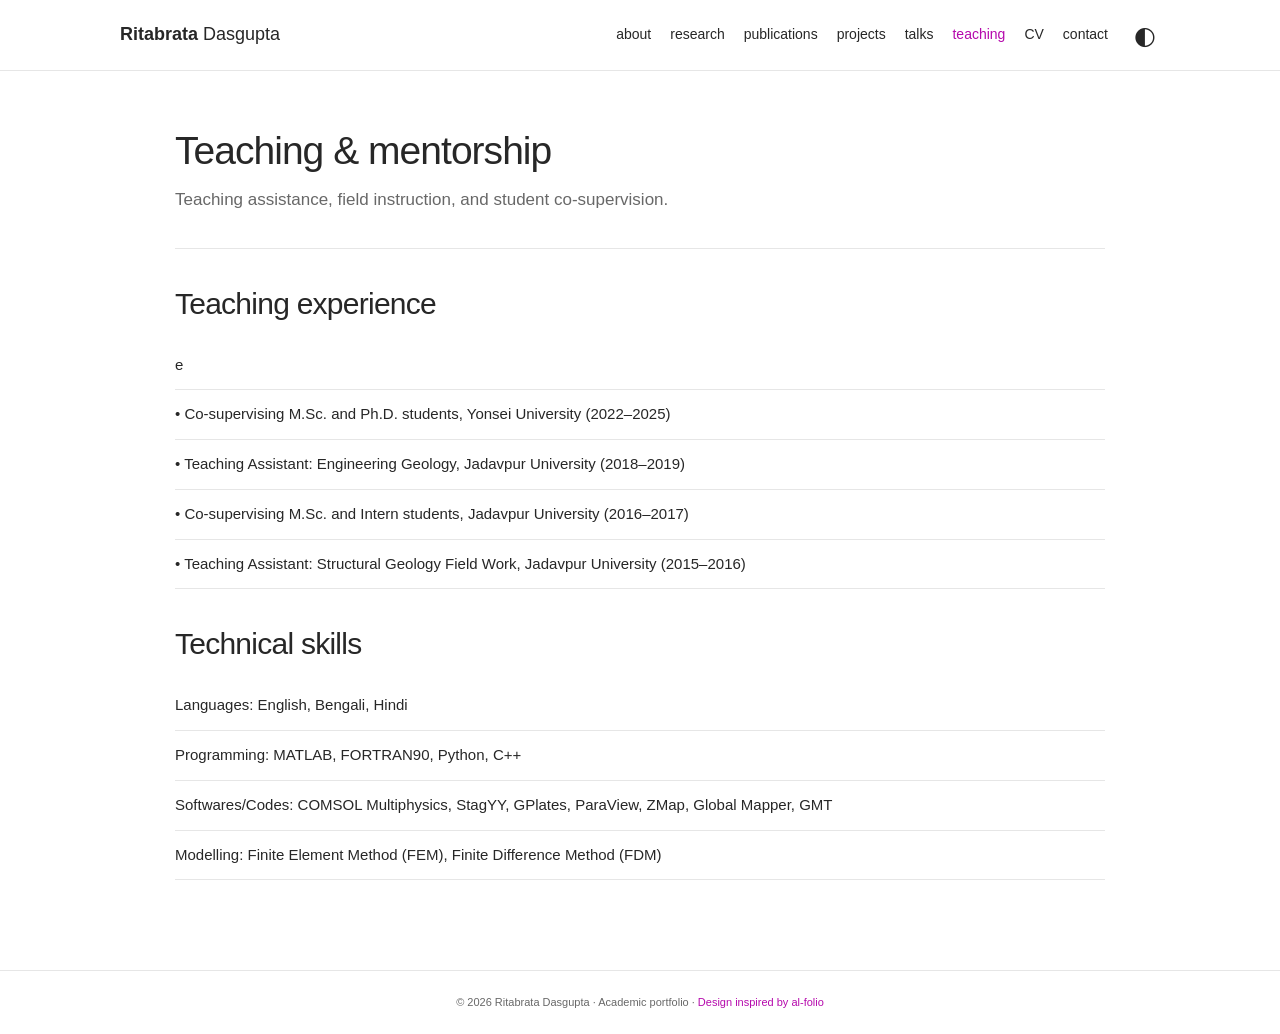
<file: teaching.html>
<!doctype html>
<html lang="en">
  <head>
    <meta charset="utf-8" />
    <meta name="viewport" content="width=device-width,initial-scale=1" />
    <meta
      name="description"
      content="Ritabrata Dasgupta — Geodynamics and Solid Earth Geophysics"
    />
    <title>Teaching | Ritabrata Dasgupta</title>
    <link rel="stylesheet" href="style.css" />
    <script>
      try {
        if (localStorage.getItem("rd-theme") === "dark")
          document.documentElement.dataset.theme = "dark";
      } catch (e) {}
    </script>
  </head>
  <body>
    <a href="#main" class="skip-link">Skip to content</a>
    <header>
      <div class="nav-wrap">
        <a class="brand" href="index.html"
          ><strong>Ritabrata</strong> Dasgupta</a
        ><button
          class="menu"
          aria-expanded="false"
          aria-controls="nav"
          aria-label="Toggle navigation"
        >
          ☰
        </button>
        <nav id="nav">
          <a href="index.html">about</a><a href="research.html">research</a
          ><a href="publications.html">publications</a
          ><a href="projects.html">projects</a
          ><a href="presentations.html">talks</a
          ><a href="teaching.html" aria-current="page" class="active"
            >teaching</a
          ><a href="cv.html">CV</a><a href="contact.html">contact</a>
        </nav>
        <button
          id="theme-toggle"
          aria-label="Toggle dark mode"
          aria-pressed="false"
        >
          ◐
        </button>
      </div>
    </header>
    <main id="main">
      <section class="page-hero shell">
        <span class="eyebrow">TEACHING</span>
        <h1>Teaching & mentorship</h1>
        <p class="lede">
          Teaching assistance, field instruction, and student co-supervision.
        </p>
      </section>
      <section class="shell section">
        <h2>Teaching experience</h2>
        <div class="source-list">
          <p>e</p>
          <p>
            • Co-supervising M.Sc. and Ph.D. students, Yonsei University
            (2022–2025)
          </p>
          <p>
            • Teaching Assistant: Engineering Geology, Jadavpur University
            (2018–2019)
          </p>
          <p>
            • Co-supervising M.Sc. and Intern students, Jadavpur University
            (2016–2017)
          </p>
          <p>
            • Teaching Assistant: Structural Geology Field Work, Jadavpur
            University (2015–2016)
          </p>
        </div>
        <h2>Technical skills</h2>
        <div class="source-list">
          <p>Languages: English, Bengali, Hindi</p>
          <p>Programming: MATLAB, FORTRAN90, Python, C++</p>
          <p>
            Softwares/Codes: COMSOL Multiphysics, StagYY, GPlates, ParaView,
            ZMap, Global Mapper, GMT
          </p>
          <p>
            Modelling: Finite Element Method (FEM), Finite Difference Method
            (FDM)
          </p>
        </div>
      </section>
    </main>
    <footer>
      © 2026 Ritabrata Dasgupta · Academic portfolio ·
      <a href="https://github.com/alshedivat/al-folio"
        >Design inspired by al-folio</a
      >
    </footer>
    <button class="back-top" aria-label="Back to top" hidden>↑</button>
    <script src="script.js"></script>
  </body>
</html>
</file>
<file: style.css>
:root {
  --bg: #fff;
  --ink: #272727;
  --muted: #686868;
  --accent: #b509ac;
  --line: #e6e6e6;
  --card: #f7f7f7;
  --nav: #ffffffed;
}
html[data-theme="dark"] {
  --bg: #1c1c1d;
  --ink: #e5e5e5;
  --muted: #aaa;
  --accent: #ec80df;
  --line: #3a3a3b;
  --card: #262627;
  --nav: #1c1c1ded;
}
* {
  box-sizing: border-box;
}
html {
  scroll-behavior: smooth;
  scroll-padding-top: 105px;
}
body {
  margin: 0;
  background: var(--bg);
  color: var(--ink);
  font-family: Roboto, "Helvetica Neue", Arial, sans-serif;
  font-size: 16px;
  font-weight: 300;
  line-height: 1.65;
}
a {
  color: var(--accent);
  text-decoration: none;
  overflow-wrap: anywhere;
}
a:hover {
  text-decoration: underline;
}
header {
  position: sticky;
  top: 0;
  z-index: 30;
  border-bottom: 1px solid var(--line);
  background: var(--nav);
  backdrop-filter: blur(12px);
}
.nav-wrap {
  width: min(1040px, calc(100% - 48px));
  margin: auto;
  min-height: 70px;
  display: flex;
  align-items: center;
  gap: 22px;
}
.brand {
  color: var(--ink);
  font-size: 18px;
  white-space: nowrap;
  font-weight: 300;
}
.brand strong {
  font-weight: 700;
}
nav {
  display: flex;
  gap: 19px;
  margin-left: auto;
  align-items: center;
}
nav a {
  color: var(--ink);
  font-size: 14px;
}
nav a.active {
  color: var(--accent);
}
button {
  font: inherit;
  color: var(--ink);
  background: none;
  cursor: pointer;
}
.menu {
  display: none;
  border: 1px solid var(--line);
  border-radius: 4px;
}
#theme-toggle {
  border: 0;
  font-size: 25px;
  padding: 4px;
  line-height: 1.3;
}
main {
  width: min(930px, calc(100% - 48px));
  margin: 55px auto 90px;
  min-height: 65vh;
}
h1,
h2,
h3 {
  line-height: 1.3;
  font-weight: 300;
  letter-spacing: -0.025em;
  text-wrap: balance;
}
h1 {
  font-size: 44px;
  margin: 0 0 9px;
}
h1 strong {
  font-weight: 700;
}
h2 {
  font-size: 30px;
  margin: 35px 0 18px;
}
h3 {
  font-size: 20px;
  font-weight: 500;
  margin: 12px 0;
}
p {
  margin: 0 0 19px;
}
.subtitle {
  color: var(--accent);
  font-size: 18px;
  margin-bottom: 28px;
}
.bio-layout {
  display: grid;
  grid-template-columns: minmax(0, 1fr) 235px;
  gap: 38px;
}
.bio p {
  margin-bottom: 23px;
}
.profile p {
  font:
    13px/1.65 ui-monospace,
    monospace;
  margin-top: 17px;
}
.initials {
  height: 235px;
  display: grid;
  place-items: center;
  background: var(--card);
  border: 1px solid var(--line);
  border-radius: 5px;
  box-shadow: 0 3px 12px #00000014;
  color: var(--accent);
  font-size: 66px;
  letter-spacing: 5px;
  font-weight: 300;
}
.socials {
  display: flex;
  gap: 25px;
  margin-top: 24px;
  font-size: 18px;
}
.focus-links {
  display: flex;
  flex-wrap: wrap;
  gap: 12px 30px;
}
.journey p {
  display: grid;
  grid-template-columns: 135px 1fr;
  gap: 20px;
  margin: 0;
  padding: 13px 0;
  border-bottom: 1px solid var(--line);
}
.journey strong {
  font-size: 14px;
  font-weight: 600;
}
.publication {
  padding: 22px 0;
  border-bottom: 1px solid var(--line);
}
.publication span {
  font-size: 12px;
  color: var(--muted);
  letter-spacing: 0.6px;
}
.publication h3 {
  font-size: 19px;
  line-height: 1.5;
  margin: 9px 0;
}
.publication p {
  font-size: 14px;
  color: var(--muted);
  margin: 9px 0;
}
.publication strong {
  color: var(--ink);
}
.text-link {
  font-size: 13px;
}
.page-hero {
  padding-bottom: 15px;
  border-bottom: 1px solid var(--line);
  margin-bottom: 25px;
}
.page-hero .eyebrow {
  display: none;
}
.page-hero h1 {
  font-size: 39px;
}
.lede {
  font-size: 17px;
  color: var(--muted);
}
.cards {
  display: grid;
  grid-template-columns: repeat(3, minmax(0, 1fr));
  gap: 20px;
  margin: 30px 0;
}
.card {
  border: 1px solid var(--line);
  padding: 22px;
  border-radius: 4px;
  background: var(--card);
  min-width: 0;
}
.card p {
  font-size: 14px;
  color: var(--muted);
  margin: 0;
}
.card h3 {
  font-size: 18px;
}
.eyebrow {
  font-size: 10px;
  color: var(--accent);
  letter-spacing: 1.5px;
}
.earth-art {
  background: #08253f;
  border-radius: 4px;
  overflow: hidden;
  position: relative;
}
.earth-art svg {
  display: block;
  width: 100%;
  height: auto;
}
.art-label {
  position: absolute;
  top: 12px;
  left: 15px;
  font-size: 8px;
  letter-spacing: 1px;
  color: #cee5ee;
}
.art-caption {
  display: flex;
  flex-wrap: wrap;
  gap: 8px 20px;
  color: #c6dce5;
  padding: 12px 17px;
  font-size: 10px;
}
.art-caption span:last-child {
  width: 100%;
}
.art-caption i {
  display: inline-block;
  width: 7px;
  height: 7px;
  border-radius: 50%;
  margin-right: 5px;
}
.cold {
  background: #4ed4e5;
}
.hot {
  background: #ff9f69;
}
.source-list p {
  border-bottom: 1px solid var(--line);
  padding: 12px 0;
  margin: 0;
  font-size: 15px;
}
.source-list {
  margin-bottom: 32px;
}
.cvbox {
  border: 1px solid var(--line);
  padding: 24px;
  display: flex;
  align-items: center;
  justify-content: space-between;
  gap: 24px;
}
.btn {
  display: inline-block;
  border: 1px solid var(--accent);
  border-radius: 4px;
  color: var(--accent);
  padding: 8px 15px;
  font-size: 14px;
}
.btn:hover {
  background: var(--accent);
  color: var(--bg);
  text-decoration: none;
}
.pdf {
  width: 100%;
  height: 800px;
  border: 1px solid var(--line);
  margin-top: 24px;
  background: white;
}
.publication-tools {
  display: grid;
  grid-template-columns: 1fr 180px;
  gap: 20px;
  margin: 22px 0;
}
.publication-tools label {
  display: block;
  font-size: 12px;
  margin-bottom: 6px;
}
.publication-tools input,
.publication-tools select {
  width: 100%;
  font: inherit;
  font-size: 14px;
  color: var(--ink);
  border: 1px solid var(--line);
  padding: 10px;
  background: var(--card);
  border-radius: 4px;
}
#pub-status {
  font-size: 12px;
  color: var(--muted);
}
footer {
  border-top: 1px solid var(--line);
  font-size: 11px;
  text-align: center;
  color: var(--muted);
  padding: 22px 24px;
}
.skip-link {
  position: fixed;
  top: -70px;
  left: 15px;
  z-index: 100;
  background: var(--bg);
  padding: 10px;
}
.skip-link:focus {
  top: 10px;
}
:focus-visible {
  outline: 3px solid var(--accent);
  outline-offset: 4px;
}
.back-top {
  position: fixed;
  bottom: 20px;
  right: 20px;
  border: 1px solid var(--line);
  border-radius: 50%;
  background: var(--bg);
  width: 42px;
  height: 42px;
  box-shadow: 0 3px 12px #0001;
}
[hidden] {
  display: none !important;
}
@media (max-width: 1050px) {
  .nav-wrap {
    flex-wrap: wrap;
    padding: 14px 0;
    gap: 12px;
  }
  .brand {
    flex: 1;
  }
  nav {
    order: 3;
    width: 100%;
    justify-content: center;
    margin: 0;
    gap: 21px;
  }
}
@media (max-width: 700px) {
  main {
    width: calc(100% - 36px);
    margin-top: 34px;
  }
  .nav-wrap {
    width: calc(100% - 36px);
  }
  .menu {
    display: block;
  }
  nav {
    display: none;
  }
  nav.open {
    display: grid;
    grid-template-columns: repeat(4, 1fr);
    gap: 12px;
  }
  nav a {
    font-size: 13px;
  }
  .brand {
    font-size: 16px;
  }
  .bio-layout {
    grid-template-columns: 1fr;
  }
  .profile {
    display: flex;
    gap: 18px;
    align-items: center;
  }
  .initials {
    height: 110px;
    width: 110px;
    flex-shrink: 0;
    font-size: 37px;
  }
  .profile p {
    font-size: 11px;
    margin: 0;
  }
  h1 {
    font-size: 36px;
  }
  h2 {
    font-size: 28px;
  }
  .cards {
    grid-template-columns: 1fr;
  }
  .journey p {
    grid-template-columns: 110px 1fr;
    gap: 10px;
    font-size: 14px;
  }
  .publication-tools {
    grid-template-columns: 1fr;
  }
  .cvbox {
    flex-direction: column;
    align-items: start;
  }
  .pdf {
    height: 550px;
  }
  .socials {
    font-size: 16px;
  }
  .focus-links {
    flex-direction: column;
    gap: 10px;
  }
}
@media (prefers-reduced-motion: reduce) {
  html {
    scroll-behavior: auto;
  }
}

.profile-photo{display:block;width:100%;height:auto;border-radius:5px;box-shadow:0 3px 12px #0002}.research-figure{margin:0 0 30px;text-align:center}.research-figure img{display:block;width:min(100%,580px);height:auto;margin:auto;border-radius:5px}.research-figure figcaption{font-size:13px;color:var(--muted);margin-top:12px}@media(max-width:700px){.profile-photo{width:130px;flex-shrink:0}.profile{align-items:center}}
</file>
